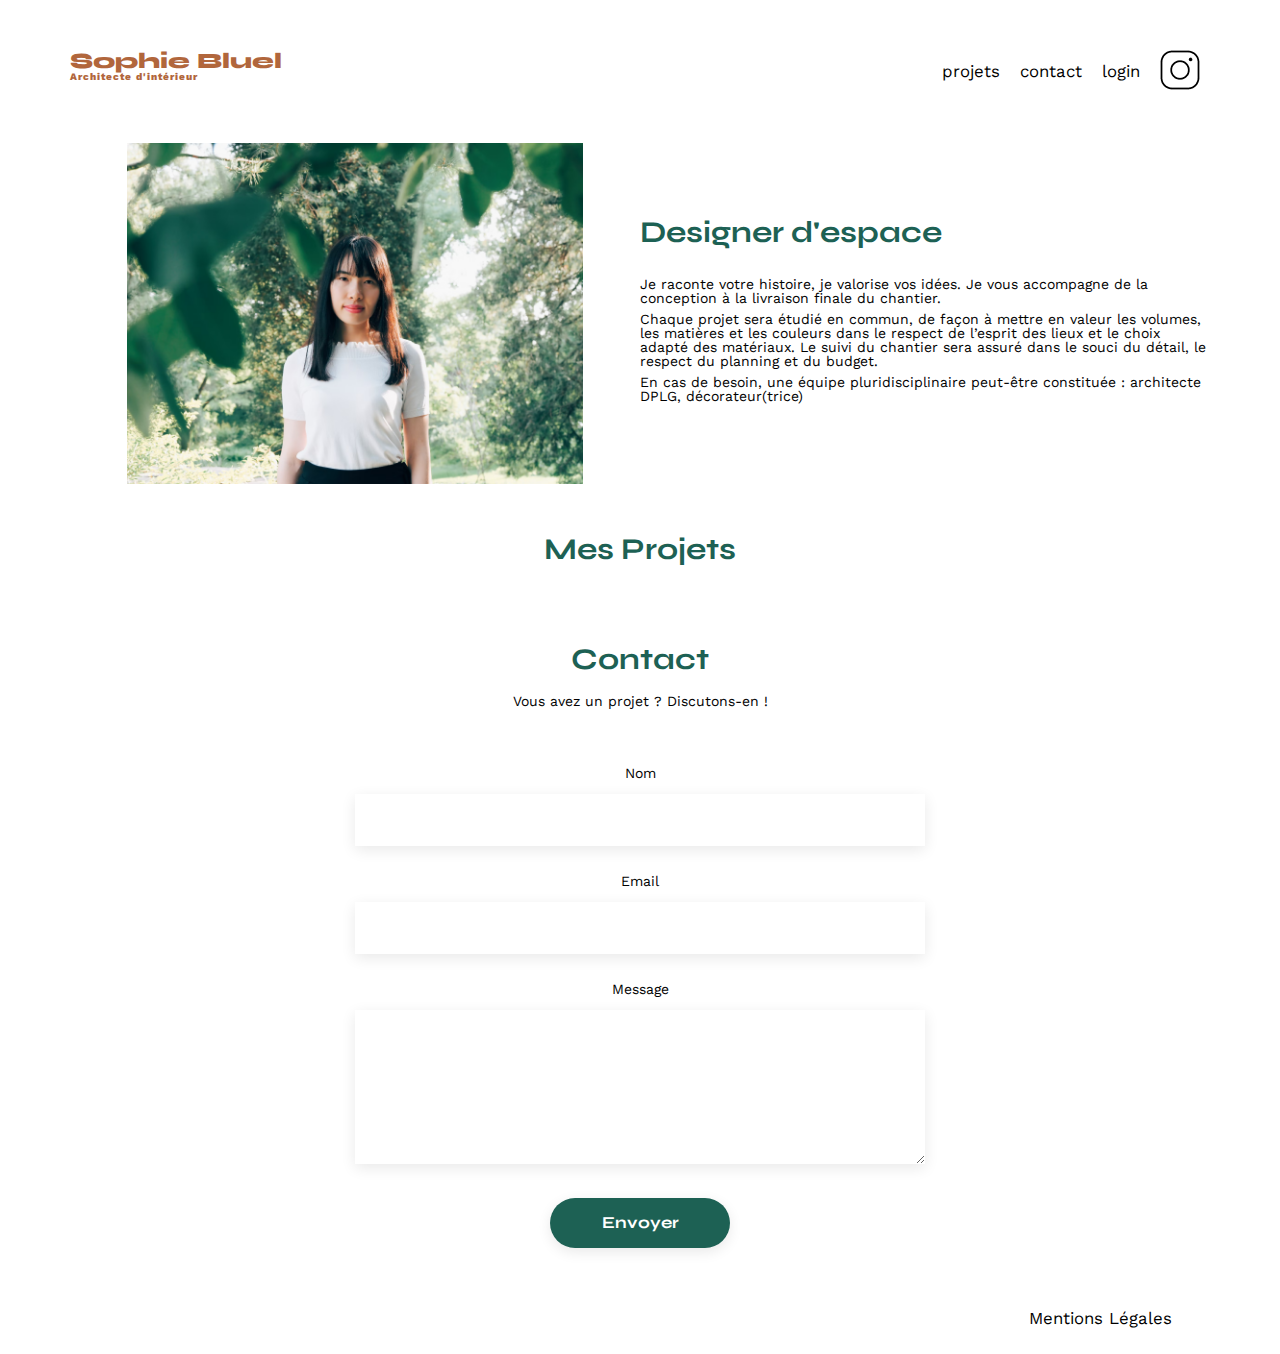
<file: index.html>
<!DOCTYPE html>
<html lang="fr">
<head>
	<meta charset="UTF-8">
	<title>Sophie Bluel - Architecte d'intérieur</title>
	<meta name="viewport" content="width=device-width, initial-scale=1.0">
	<link rel="preconnect" href="https://fonts.googleapis.com">
	<link rel="preconnect" href="https://fonts.gstatic.com" crossorigin>
	<link href="https://fonts.googleapis.com/css2?family=Syne:wght@700;800&family=Work+Sans&display=swap" rel="stylesheet">
	<meta name="description" content="">
	<link rel="stylesheet" href="./assets/style.css">
	<script defer src="./assets/edit.js"></script>
	<script defer src="./assets/script.js"></script>	
</head>
<body>
	<div id="bandeau" class="bandeau">
		<img src="./assets/icons/edit_white.png" alt="Icone" class="icone">
		<span>Mode édition</span>		
	</div>	  
<header>
	<h1>Sophie Bluel <span>Architecte d'intérieur</span></h1>
	<nav>
		<ul>
			<li>projets</li>
			<li>contact</li>
			<li><a href="login.html" id="login-button">login</a></li>
			<li><img src="./assets/icons/instagram.png" alt="Instagram"></li>
		</ul>
	</nav>
</header>
<main>
	<section id="introduction">
		<figure>
			<img src="./assets/images/sophie-bluel.png" alt="">
		</figure>
		<article>
			<h2>Designer d'espace</h2>
			<p>Je raconte votre histoire, je valorise vos idées. Je vous accompagne de la conception à la livraison finale du chantier.</p>
			<p>Chaque projet sera étudié en commun, de façon à mettre en valeur les volumes, les matières et les couleurs dans le respect de l’esprit des lieux et le choix adapté des matériaux. Le suivi du chantier sera assuré dans le souci du détail, le respect du planning et du budget.</p>
			<p>En cas de besoin, une équipe pluridisciplinaire peut-être constituée : architecte DPLG, décorateur(trice)</p>
		</article>
	</section>
	<section id="portfolio">
		<div id="title-container">
			<h2>Mes Projets</h2>
			<div id="modifier">
				<img src="./assets/icons/edit_black.png">
				<span>modifier</span>
			</div>
		</div>
		<div class="filter-buttons"></div>
		<div class="gallery">
		</div>
	</section>
	<div id="modale" class="modale-window">
		<img src="./assets/icons/cross.png" class="cross-close">
		<h3>Galerie Photo</h3>
		<div id="gallery-modale"></div>
		<input type="button" value="Ajouter une photo" id="add-photo">
	</div>
	<div id="modale-background"></div>
	<div id="add-work" class="modale-window">
		<img src="./assets/icons/cross.png" class="cross-close">
		<img src="./assets/icons/arrow-left-icon.png" id="back-arrow">
		<h3>Ajout Photo</h3>
		<form method="post" enctype="multipart/form-data" id="add-work-form">
			<div id="image-preview">
				<img src="./assets/icons/image.png" id="work-image">
				<input type="file" id="fileInput" accept="image/jpeg,image/png">
				<input type="button" value="+ Ajouter Photo" id="addImage" aria-label="input-image">
				<span id="imgTypeInstruction">jpg, png : 4mo max</span>
			</div>
			<label for="image-name">Titre</label>
			<input type="text" id="image-name" required>
			<label for="choose-category">Catégorie</label>
			<select id="choose-category" required>
				<option value="" selected disabled></option>
			  	<option value="1">Objets</option>
			  	<option value="2">Appartements</option>
			  	<option value="3">Hôtels & Restaurants</option>
			</select>
			<div id="submitContainer">
				<input type="submit" value="Valider" id="workSubmit">
			</div>									
		</form>			  
	</div>
	<section id="contact">
		<h2>Contact</h2>
		<p>Vous avez un projet ? Discutons-en !</p>
		<form action="#" method="post">
			<label for="name">Nom</label>
			<input type="text" name="name" id="name">
			<label for="email">Email</label>
			<input type="email" name="email" id="email">
			<label for="message">Message</label>
			<textarea name="message" id="message" cols="30" rows="10"></textarea>
			<input type="submit" value="Envoyer">
		</form>
	</section>
</main>

<footer>
	<nav>
		<ul>
			<li>Mentions Légales</li>
		</ul>
	</nav>
</footer>
</body>
</html>
</file>
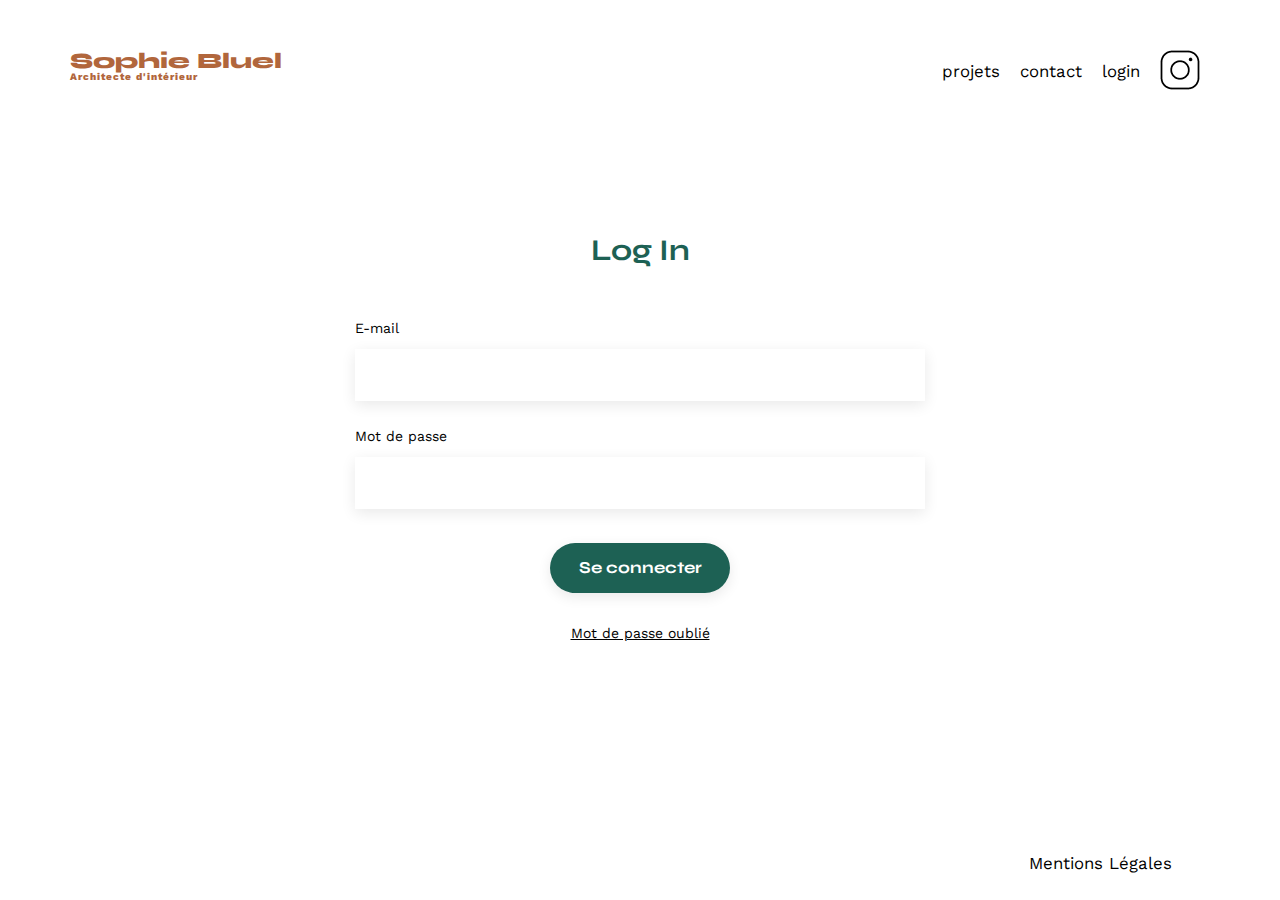
<file: login.html>
<!DOCTYPE html>
<html lang="fr">
<head>
	<meta charset="UTF-8">
	<title>Sophie Bluel - Architecte d'intérieur</title>
	<meta name="viewport" content="width=device-width, initial-scale=1.0">
	<link rel="preconnect" href="https://fonts.googleapis.com">
	<link rel="preconnect" href="https://fonts.gstatic.com" crossorigin>
	<link href="https://fonts.googleapis.com/css2?family=Syne:wght@700;800&family=Work+Sans&display=swap" rel="stylesheet">
	<meta name="description" content="">
	<link rel="stylesheet" href="./assets/style.css">
	<script defer src="./assets/login.js"></script>
</head>
<body class="login-body">
<header>
	<h1>Sophie Bluel <span>Architecte d'intérieur</span></h1>
	<nav>
		<ul>
			<li><a href="index.html">projets</a></li>
			<li>contact</li>
			<li>login</li>
			<li><img src="./assets/icons/instagram.png" alt="Instagram"></li>
		</ul>
	</nav>
</header>
<main class="login-main">
    <section id="login">
        <h2>Log In</h2>
		<span id="error-message"></span>
        <form id="login-form">
            <label for="email">E-mail</label>
            <input type="email" id="email" required>
            <label for="password">Mot de passe</label>
            <input type="password" id="password" required>
            <input type="submit" value="Se connecter">
        </form>
        <li>Mot de passe oublié</li>
    </section>    
</main>
<footer>
	<nav>
		<ul>
			<li>Mentions Légales</li>
		</ul>
	</nav>
</footer>
</body>
</html>
</file>
<file: assets/style.css>
/* http://meyerweb.com/eric/tools/css/reset/
   v2.0 | 20110126
   License: none (public domain)
*/

html, body, div, span, applet, object, iframe,
h1, h2, h3, h4, h5, h6, p, blockquote, pre,
a, abbr, acronym, address, big, cite, code,
del, dfn, em, img, ins, kbd, q, s, samp,
small, strike, strong, sub, sup, tt, var,
b, u, i, center,
dl, dt, dd, ol, ul, li,
fieldset, form, label, legend,
table, caption, tbody, tfoot, thead, tr, th, td,
article, aside, canvas, details, embed,
figure, figcaption, footer, header, hgroup,
menu, nav, output, ruby, section, summary,
time, mark, audio, video {
	margin: 0;
	padding: 0;
	border: 0;
	font-size: 100%;
	font: inherit;
	vertical-align: baseline;
}
/* HTML5 display-role reset for older browsers */
article, aside, details, figcaption, figure,
footer, header, hgroup, menu, nav, section {
	display: block;
}
body {
	line-height: 1;
}
ol, ul {
	list-style: none;
}
blockquote, q {
	quotes: none;
}
blockquote:before, blockquote:after,
q:before, q:after {
	content: '';
	content: none;
}
table {
	border-collapse: collapse;
	border-spacing: 0;
}
/** end reset css**/

.bandeau {
	display: none;
	position: fixed;
	z-index: 9000;
	top: 0;
	left: 0;
	width: 100%;
	background-color: black;
	color: white;
	padding: 10px;
	align-items: center;
	justify-content: center;
}

.icone {
	max-width: 1em;
	margin-right: 10px;
}

body {
	max-width: 1140px;
	margin:auto;
	font-family: 'Work Sans' ;
	font-size: 14px;
}
header {
	display: flex;
	justify-content: space-between;
	margin: 50px 0
}
section {
	margin: 50px 0
}

h1{
	display: flex;
	flex-direction: column;
	font-family: 'Syne';
	font-size: 22px;
	font-weight: 800;
	color: #B1663C
}

h1 > span {
	font-family: 'Work Sans';
	font-size:10px;
	letter-spacing: 0.1em;
;
}

h2{
	font-family: 'Syne';
	font-weight: 700;
	font-size: 30px;
	color: #1D6154
}
nav ul {
	display: flex;
	align-items: center;
	list-style-type: none;

}
nav li {
	padding: 0 10px;
	font-size: 1.2em;
}

li:hover {
	color: #B1663C;
}

nav a {
	text-decoration: none;
	color: inherit;
}

#introduction {
	display: flex;
	align-items: center;
}
#introduction figure {
	flex: 1
}
#introduction img {
	display: block;
	margin: auto;
	width: 80%;
}

#introduction article {
	flex: 1
}
#introduction h2 {
	margin-bottom: 1em;
}

#introduction p {
	margin-bottom: 0.5em;
}
#portfolio h2 {
	text-align: center;
	margin-bottom: 1em;
}
.gallery {
	width: 100%;
	display: grid;
	grid-template-columns: 1fr 1fr 1fr;
	grid-column-gap: 20px;
	grid-row-gap: 20px;
}

.gallery img {
	width: 100%;

}
#contact {
	width: 50%;
	margin: auto;
}
#contact > * {
	text-align: center;

}
#contact h2{
	margin-bottom: 20px;
}
form {
	text-align: left;
	margin-top:30px;
	display: flex;
	flex-direction: column;
}

input {
	height: 50px;
	font-size: 1.2em;
	border: none;
	box-shadow: 0px 4px 14px rgba(0, 0, 0, 0.09);
}
label {
	margin: 2em 0 1em 0;
}
#contact textarea {
	border: none;
	box-shadow: 0px 4px 14px rgba(0, 0, 0, 0.09);
}

input[type="submit"]{
	font-family: 'Syne';
	font-weight: 700;
	color: white;
	background-color: #1D6154;
	margin : 2em auto ;
	width: 180px;
	text-align: center;
	border-radius: 60px ;
}

.filter-buttons {
	display: flex;
	justify-content: center;
}

#portfolio input{
	font-family: 'Syne';
	font-weight: 700;
	height: 40px;
	color: #1D6154;
	border: 2px solid;
	border-color: #1D6154;
	background-color: white;
	margin : 8px;
	margin-bottom: 24px;
	width: fit-content;
	min-width: 100px;
	text-align: center;
	border-radius: 60px;
	padding-left: 14px;
	padding-right: 14px;
}

.button-selected {
	background-color: #1D6154 !important;
	color: white !important;
}

#title-container{
	display: flex;
	flex-direction: row;
	justify-content: center;
}

#modifier{
	display: none;
	flex-direction: row;
	align-items: center;
	margin-bottom: 2em;
	margin-left: 2em;
}

#modifier img{
	max-width: 1em;
	margin-right: 0.8em;
}

.modale-window {
	display: none;
	position: fixed;
	height: 670px;
	width: 630px; 
	top: 12%;
	left: 35%;
	right: 35%;
	background-color: white;
	flex-direction: column; 
	align-items: center; 
	z-index: 9999;
	border-radius: 15px; 

}

#modale-background {
	display: none;
	position: fixed;
	top :0%;
	left: 0%;
	z-index: 5000;
	width: 100%;
	height: 100%;
	background-color: rgba(128, 128, 128, 0.6);
}

#back-arrow {
	position: relative;
	margin-top: -1em;
	margin-right: auto;
	margin-left: 1em;
	max-width: 2em;
}

.cross-close {
	position: relative;
	margin-top: 1em;
	margin-right: 1em;
	margin-left: auto;
	max-width: 1em;
}

.modale-window h3{
	font-size: 2.5em;
	margin-top: 10px;
	margin-bottom: 10px;
}

#gallery-modale {
	display: flex;
	flex-direction: row;
	flex-wrap: wrap;
	height: fit-content;
	border-bottom: 3px solid gray;
	width: 80%;
	padding-bottom: 50px;
	justify-content: center;
}

.modify-card {
	display: flex;
	width: fit-content;
}

.modify-img {
	max-width: 85px;
	margin: 5px;
	margin-top: 15px;
}

.delete-icon {
	max-width: 1em;
	position: absolute;
	margin-left: 70px;
	margin-top: 20px;
	margin-right: 20px;
	margin-bottom: auto;
	z-index: 100;
}

#modale input,#workSubmit {
	font-family: 'Syne';
	font-weight: 700;
	height: 40px;
	background-color: #1D6154;
	color: white;
	margin-top: 30px;
	padding-left: 50px;
	padding-right: 50px;
	margin-bottom: 24px;
	min-width: 100px;
	text-align: center;
	border-radius: 60px;
}

#choose-category, #image-name {
	height: 50px;
	font-size: 1.2em;
	border: none;
	box-shadow: 0px 4px 14px rgba(0, 0, 0, 0.09);
	background-color: white;
}

#add-work-form{
	width: 75%;
}

#image-preview {
	display: flex;
	flex-direction: column;
	align-items: center;
	background-color: #E8F1F6;
	justify-content: center;
	height: 160px;
}

#work-image {
	max-width: 76px;
	max-height: 76px;
}

#fileInput {
	display: none;
}

#addImage {
	font-family: 'Syne';
	font-weight: 700;
	font-size: 12px;
	height: 30px;
	background-color: #CBD6DC;
	color: #306685;
	margin-top: 20px;
	padding: 5px;
	margin-bottom: 24px;
	text-align: center;
	border-radius: 60px;
}

#addImage, #imgTypeInstruction {
	margin: 5px;
}

#submitContainer {
	display: flex;
	justify-content: center;
	margin-top: 50px;
	border-top: 3px solid grey;
}

#workSubmit {
	background-color: gray;
}

#login {
	width: 50%;
	margin: auto;
	margin-top: 20px;
}

.login-body {
	display: flex;
	flex-direction: column;
	justify-content: space-between;
	height: 100vh;
}

.login-main{
	height: 60%;
	display: flex;
	flex-direction: column;
}

#login h2 {
	text-align: center;
}

#login span {
	display: block;
	text-align: center;
	color: red;
	font-size: 1em;
	margin-top: 2em;
}

#login form {
	margin-top: 0;
}

#login li {
	text-align: center;
	list-style: none;
	text-decoration: underline;	
}

footer nav ul {
	display: flex;
	justify-content: flex-end;
	margin: 2em
}
</file>
